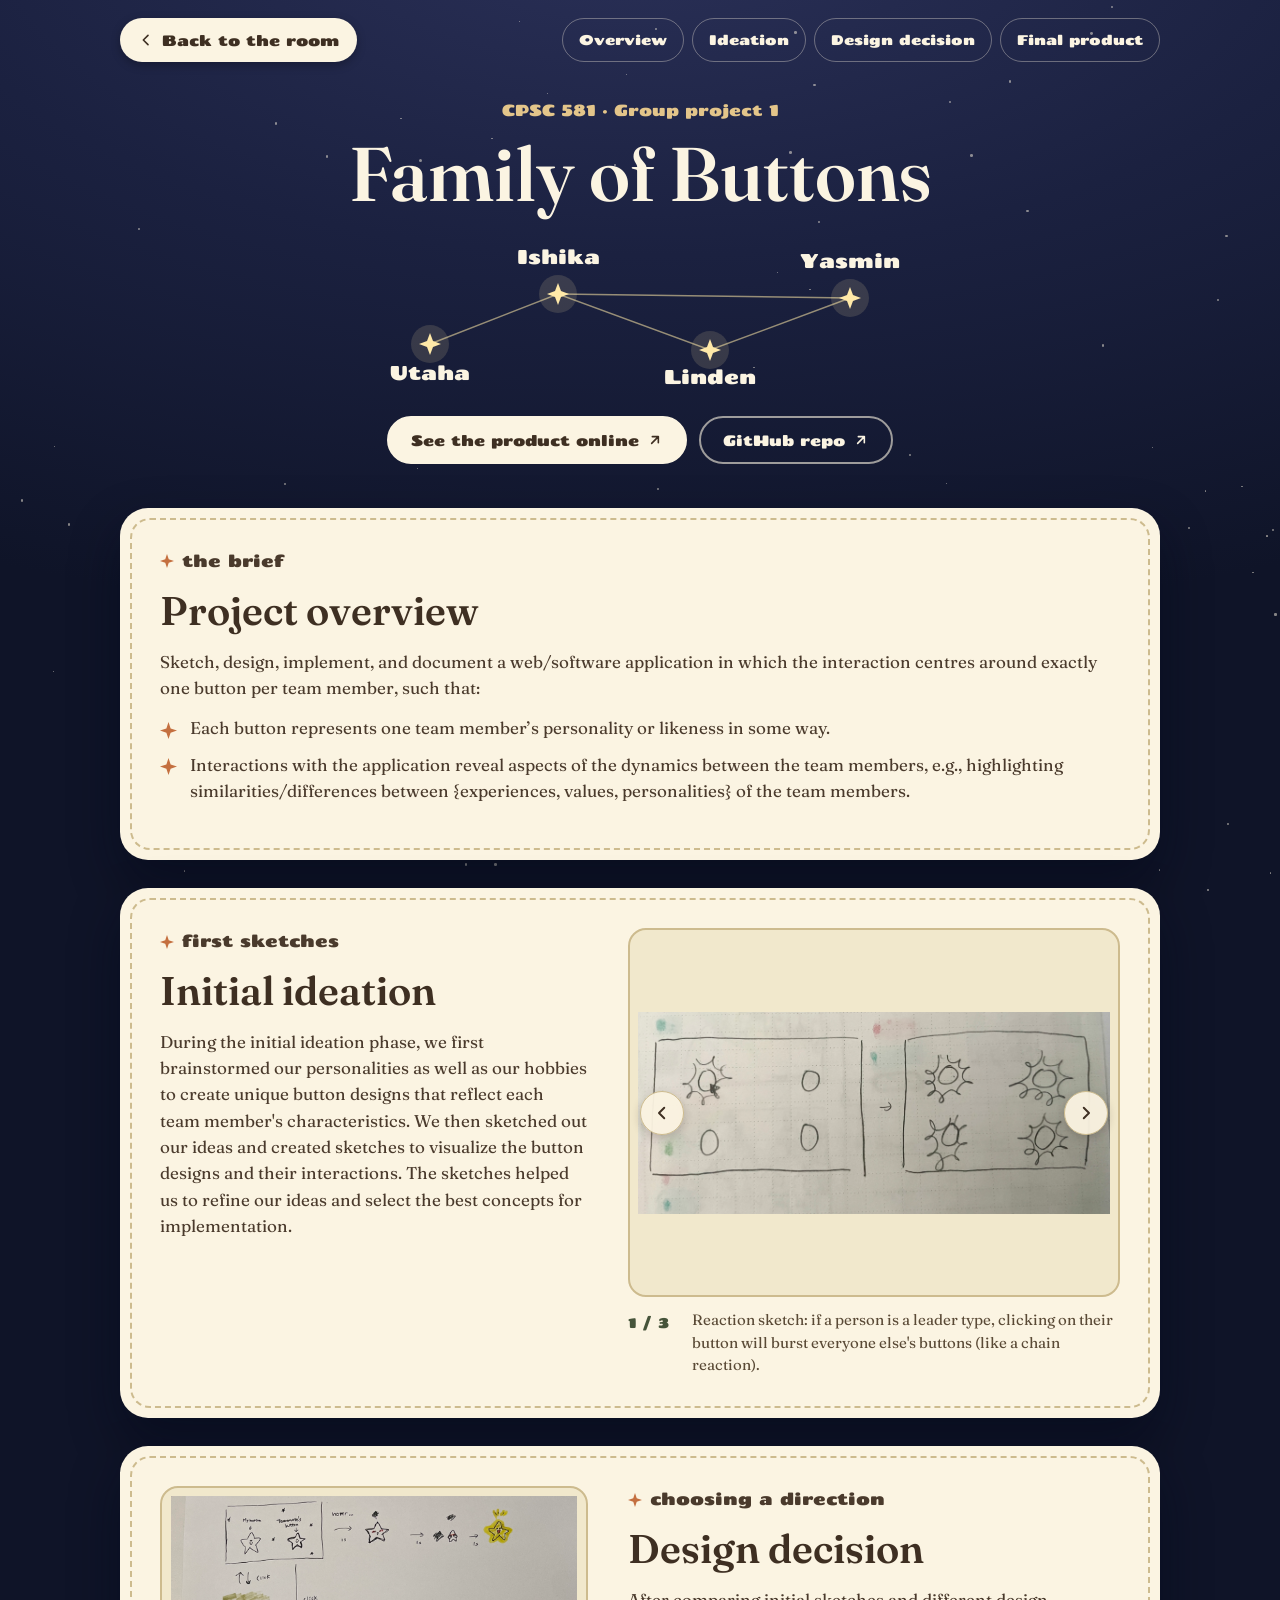
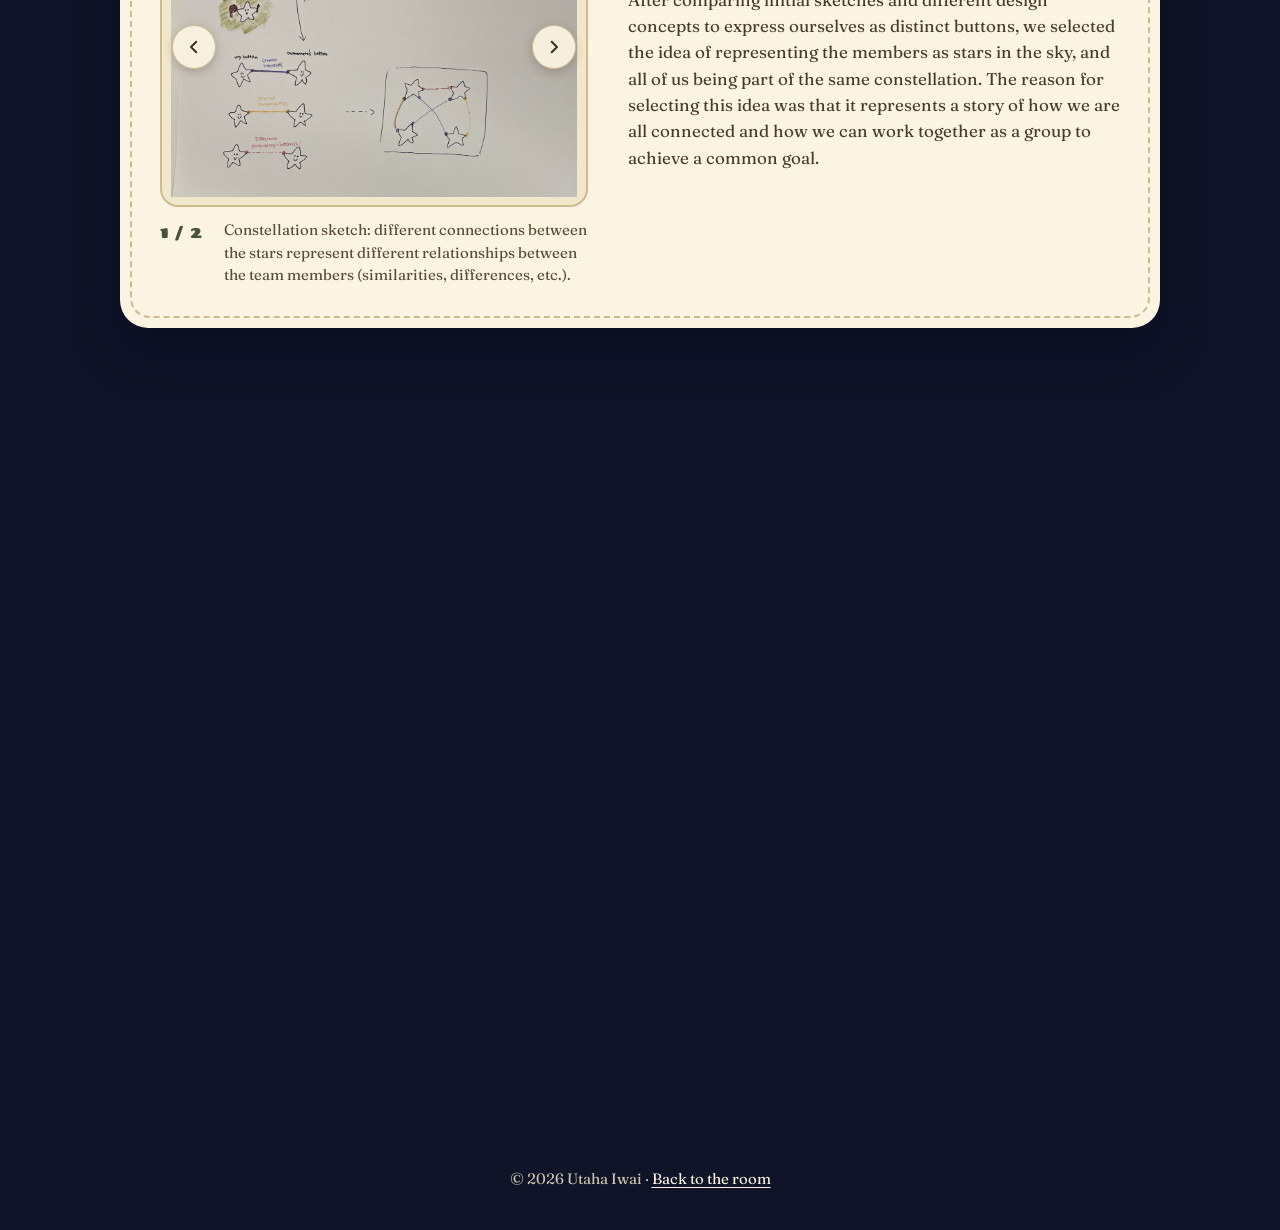
<file: family-of-buttons.html>
<!DOCTYPE html>
<html lang="en">
<head>
  <meta charset="UTF-8">
  <meta name="viewport" content="width=device-width, initial-scale=1">
  <title>Family of Buttons · Utaha Iwai</title>
  <meta name="description" content="Family of Buttons, a CPSC 581 group project: one button per teammate, designed as stars in a shared constellation.">
  <meta name="theme-color" content="#0F1428">
  <link rel="icon" href="data:image/svg+xml,%3Csvg xmlns='http://www.w3.org/2000/svg' viewBox='-12 -12 24 24'%3E%3Cpath d='M0 -12 L3 -3 L12 0 L3 3 L0 12 L-3 3 L-12 0 L-3 -3 Z' fill='%23FFE9A8'/%3E%3C/svg%3E">
  <link rel="preconnect" href="https://fonts.googleapis.com">
  <link rel="preconnect" href="https://fonts.gstatic.com" crossorigin>
  <link rel="stylesheet" href="https://fonts.googleapis.com/css2?family=Fraunces:opsz,wght@9..144,400;9..144,600&family=Chango&display=swap">
  <link rel="stylesheet" href="css/project.css">
  <script>document.documentElement.classList.add('js');</script>
</head>

<!--
  HOW TO MAKE THE NEXT PROJECT PAGE
  1. Duplicate this file (e.g. my-next-project.html).
  2. Change the <title>, description, hero text and the four sections.
  3. Keep css/project.css and js/project.js as they are. They work for any project.
  4. Carousel images: one <figure class="slide"> per image. Put the text that
     appears under the image in data-caption, and write a short alt for the image.
-->

<body>
  <div class="sky" aria-hidden="true"></div>

  <div class="page">
    <a class="skip" href="#main">Skip to content</a>

    <div class="topbar">
      <!-- index.html#code returns to the room with the code projects card already open -->
      <a class="pill" href="index.html#code">
        <svg viewBox="0 0 24 24" fill="none" stroke="currentColor" stroke-width="2.4" stroke-linecap="round" stroke-linejoin="round" aria-hidden="true"><polyline points="15 5 8 12 15 19"/></svg>
        Back to the room
      </a>
      <nav class="jump" aria-label="On this page">
        <a href="#overview">Overview</a>
        <a href="#ideation">Ideation</a>
        <a href="#decision">Design decision</a>
        <a href="#final">Final product</a>
      </nav>
    </div>

    <header class="hero">
      <p class="kicker">CPSC 581 · Group project 1</p>
      <h1>Family of Buttons</h1>
      <!-- <p class="tagline">Four teammates, four stars, one constellation.</p> -->

      <!-- the team, drawn as a constellation -->
      <svg class="constellation" viewBox="0 -20 520 150" role="img" aria-label="Team constellation: Utaha, Ishika, Linden and Yasmin">
        <path class="c-line" pathLength="1" d="M50 84 L178 34 L330 90 L470 38"/>
        <path class="c-line" pathLength="1" style="animation-delay:1.4s" d="M178 34 L470 38"/>

        <g transform="translate(50 84)">
          <circle class="c-halo" r="19"/>
          <path class="c-spark" d="M0 -11 L3 -3 L11 0 L3 3 L0 11 L-3 3 L-11 0 L-3 -3 Z"/>
        </g>
        <g transform="translate(178 34)">
          <circle class="c-halo" r="19"/>
          <path class="c-spark" style="animation-delay:.8s" d="M0 -11 L3 -3 L11 0 L3 3 L0 11 L-3 3 L-11 0 L-3 -3 Z"/>
        </g>
        <g transform="translate(330 90)">
          <circle class="c-halo" r="19"/>
          <path class="c-spark" style="animation-delay:1.6s" d="M0 -11 L3 -3 L11 0 L3 3 L0 11 L-3 3 L-11 0 L-3 -3 Z"/>
        </g>
        <g transform="translate(470 38)">
          <circle class="c-halo" r="19"/>
          <path class="c-spark" style="animation-delay:2.4s" d="M0 -11 L3 -3 L11 0 L3 3 L0 11 L-3 3 L-11 0 L-3 -3 Z"/>
        </g>

        <text class="c-name" x="50" y="120">Utaha</text>
        <text class="c-name" x="178" y="4">Ishika</text>
        <text class="c-name" x="330" y="124">Linden</text>
        <text class="c-name" x="470" y="8">Yasmin</text>
      </svg>

      <div class="cta">
        <a class="btn" href="https://ishikaghosh04.github.io/CPSC581A1/" target="_blank" rel="noopener noreferrer">
          See the product online
          <svg viewBox="0 0 24 24" fill="none" stroke="currentColor" stroke-width="2.4" stroke-linecap="round" stroke-linejoin="round" aria-hidden="true"><path d="M7 17 L17 7 M8 7 H17 V16"/></svg>
          <span class="sr-only">(opens in a new tab)</span>
        </a>
        <a class="btn ghost" href="https://github.com/ishikaghosh04/CPSC581A1" target="_blank" rel="noopener noreferrer">
          GitHub repo
          <svg viewBox="0 0 24 24" fill="none" stroke="currentColor" stroke-width="2.4" stroke-linecap="round" stroke-linejoin="round" aria-hidden="true"><path d="M7 17 L17 7 M8 7 H17 V16"/></svg>
          <span class="sr-only">(opens in a new tab)</span>
        </a>
      </div>
    </header>

    <main id="main">

      <!-- ============ Overview ============ -->
      <section class="sheet reveal" id="overview" aria-labelledby="overview-title">
        <div class="copy">
          <p class="eyebrow">
            <svg class="spark" viewBox="-12 -12 24 24" aria-hidden="true"><path d="M0 -12 L3 -3 L12 0 L3 3 L0 12 L-3 3 L-12 0 L-3 -3 Z" fill="currentColor"/></svg>
            the brief
          </p>
          <h2 id="overview-title">Project overview</h2>
          <p>Sketch, design, implement, and document a web/software application in which the interaction centres around exactly one button per team member, such that:</p>
          <ul class="star-list">
            <li>Each button represents one team member’s personality or likeness in some way.</li>
            <li>Interactions with the application reveal aspects of the dynamics between the team members, e.g., highlighting similarities/differences between {experiences, values, personalities} of the team members.</li>
          </ul>
        </div>
      </section>

      <!-- ============ Initial ideation ============ -->
      <section class="sheet reveal" id="ideation" aria-labelledby="ideation-title">
        <div class="split">
          <div class="copy">
            <p class="eyebrow">
              <svg class="spark" viewBox="-12 -12 24 24" aria-hidden="true"><path d="M0 -12 L3 -3 L12 0 L3 3 L0 12 L-3 3 L-12 0 L-3 -3 Z" fill="currentColor"/></svg>
              first sketches
            </p>
            <h2 id="ideation-title">Initial ideation</h2>
            <p>During the initial ideation phase, we first brainstormed our personalities as well as our hobbies to create unique button designs that reflect each team member's characteristics. We then sketched out our ideas and created sketches to visualize the button designs and their interactions. The sketches helped us to refine our ideas and select the best concepts for implementation.</p>
          </div>

          <div class="carousel" data-carousel role="group" aria-roledescription="carousel" aria-label="Initial sketches">
            <div class="viewport">
              <div class="track">
                <figure class="slide" role="group" aria-roledescription="slide" aria-label="1 of 3"
                  data-caption="Reaction sketch: if a person is a leader type, clicking on their button will burst everyone else's buttons (like a chain reaction).">
                  <button class="zoom" type="button" aria-haspopup="dialog">
                    <img src="assets/family-of-buttons/ideation-gallery/ideation1.jpg" alt="Sketch of the chain-reaction idea, where one button bursts the others">
                  </button>
                </figure>
                <figure class="slide" role="group" aria-roledescription="slide" aria-label="2 of 3"
                  data-caption="Pressing a button causes a character to dress up and act out in a way that represents their personality and hobbies.">
                  <button class="zoom" type="button" aria-haspopup="dialog">
                    <img src="assets/family-of-buttons/ideation-gallery/ideation2.jpg" alt="Sketch of a character dressing up when its button is pressed" loading="lazy">
                  </button>
                </figure>
                <figure class="slide" role="group" aria-roledescription="slide" aria-label="3 of 3"
                  data-caption="RPG game theme: each button represents a character in a game, and clicking on their button will trigger an action that reflects their personality to help the team achieve a common goal.">
                  <button class="zoom" type="button" aria-haspopup="dialog">
                    <img src="assets/family-of-buttons/ideation-gallery/ideation3.jpg" alt="Sketch of the RPG idea, with each button as a game character" loading="lazy">
                  </button>
                </figure>
              </div>
              <button class="arrow prev" type="button" aria-label="Previous image">
                <svg viewBox="0 0 24 24" fill="none" stroke="currentColor" stroke-width="2.6" stroke-linecap="round" stroke-linejoin="round" aria-hidden="true"><polyline points="15 5 8 12 15 19"/></svg>
              </button>
              <button class="arrow next" type="button" aria-label="Next image">
                <svg viewBox="0 0 24 24" fill="none" stroke="currentColor" stroke-width="2.6" stroke-linecap="round" stroke-linejoin="round" aria-hidden="true"><polyline points="9 5 16 12 9 19"/></svg>
              </button>
            </div>
            <div class="meta">
              <span class="count" aria-hidden="true">1 / 3</span>
              <p class="caption">Reaction sketch: if a person is a leader type, clicking on their button will burst everyone else's buttons (like a chain reaction).</p>
            </div>
          </div>
        </div>
      </section>

      <!-- ============ Design decision ============ -->
      <section class="sheet reveal" id="decision" aria-labelledby="decision-title">
        <div class="split flip">
          <div class="copy">
            <p class="eyebrow">
              <svg class="spark" viewBox="-12 -12 24 24" aria-hidden="true"><path d="M0 -12 L3 -3 L12 0 L3 3 L0 12 L-3 3 L-12 0 L-3 -3 Z" fill="currentColor"/></svg>
              choosing a direction
            </p>
            <h2 id="decision-title">Design decision</h2>
            <p>After comparing initial sketches and different design concepts to express ourselves as distinct buttons, we selected the idea of representing the members as stars in the sky, and all of us being part of the same constellation. The reason for selecting this idea was that it represents a story of how we are all connected and how we can work together as a group to achieve a common goal.</p>
          </div>

          <div class="carousel" data-carousel role="group" aria-roledescription="carousel" aria-label="Design decision sketches">
            <div class="viewport">
              <div class="track">
                <figure class="slide" role="group" aria-roledescription="slide" aria-label="1 of 2"
                  data-caption="Constellation sketch: different connections between the stars represent different relationships between the team members (similarities, differences, etc.).">
                  <button class="zoom" type="button" aria-haspopup="dialog">
                    <img src="assets/family-of-buttons/design-decision-gallery/design-decision1.jpg" alt="Sketch of a constellation connecting the team's stars">
                  </button>
                </figure>
                <figure class="slide" role="group" aria-roledescription="slide" aria-label="2 of 2"
                  data-caption="States of my star button: shy and introverted, but gains confidence as the user keeps interacting with it."
                  >
                  <button class="zoom" type="button" aria-haspopup="dialog">
                    <img src="assets/family-of-buttons/design-decision-gallery/design-decision2.jpg" alt="Sketches of a star button changing from shy to confident" loading="lazy">
                  </button>
                </figure>
              </div>
              <button class="arrow prev" type="button" aria-label="Previous image">
                <svg viewBox="0 0 24 24" fill="none" stroke="currentColor" stroke-width="2.6" stroke-linecap="round" stroke-linejoin="round" aria-hidden="true"><polyline points="15 5 8 12 15 19"/></svg>
              </button>
              <button class="arrow next" type="button" aria-label="Next image">
                <svg viewBox="0 0 24 24" fill="none" stroke="currentColor" stroke-width="2.6" stroke-linecap="round" stroke-linejoin="round" aria-hidden="true"><polyline points="9 5 16 12 9 19"/></svg>
              </button>
            </div>
            <div class="meta">
              <span class="count" aria-hidden="true">1 / 2</span>
              <p class="caption">Constellation sketch: different connections between the stars represent different relationships between the team members (similarities, differences, etc.).</p>
            </div>
          </div>
        </div>
      </section>

      <!-- ============ Final product ============ -->
      <section class="sheet reveal" id="final" aria-labelledby="final-title">
        <div class="split">
          <div class="copy">
            <p class="eyebrow">
              <svg class="spark" viewBox="-12 -12 24 24" aria-hidden="true"><path d="M0 -12 L3 -3 L12 0 L3 3 L0 12 L-3 3 L-12 0 L-3 -3 Z" fill="currentColor"/></svg>
              the finished sky
            </p>
            <h2 id="final-title">Final product</h2>
            <p>For the final product, we used Figma to create background designs and digitally drew the interactive elements, including different star states. To showcase our team to its fullest extent, these features were implemented:</p>
            <ul class="star-list">
              <li>Clicking on a star reveals that person's characteristics and hobbies.</li>
              <li>Different reaction times to hovering depending on the personality of the person: extraverts have a faster reaction time.</li>
              <li>Dragging a star close to the sun/moon reveals that person's lifestyle (morning/night person).</li>
              <li>Selecting two or more stars highlights shared hobbies and a descriptive caption about their personality.</li>
            </ul>
            <p>Our stars not only represent our personalities, but also our relationships with each other with respect to the constellation theme.</p>
            <p>
              <a href="https://github.com/ishikaghosh04/CPSC581A1" target="_blank" rel="noopener noreferrer">Visit the GitHub repo<span class="sr-only"> (opens in a new tab)</span></a>
              or
              <a href="https://ishikaghosh04.github.io/CPSC581A1/" target="_blank" rel="noopener noreferrer">see the product online<span class="sr-only"> (opens in a new tab)</span></a>.
            </p>
          </div>

          <div class="carousel" data-carousel role="group" aria-roledescription="carousel" aria-label="Final product screenshots">
            <div class="viewport">
              <div class="track">
                <figure class="slide" role="group" aria-roledescription="slide" aria-label="1 of 6"
                  data-caption="Default screen: stars impersonating each of the members float in the sky.">
                  <button class="zoom" type="button" aria-haspopup="dialog">
                    <img src="assets/family-of-buttons/product-gallery/product1.png" alt="Screenshot of the default sky with a star for each team member">
                  </button>
                </figure>
                <figure class="slide" role="group" aria-roledescription="slide" aria-label="2 of 6"
                  data-caption="Star states: hovering and clicking reveals that person's characteristics and hobbies.">
                  <button class="zoom" type="button" aria-haspopup="dialog">
                    <img src="assets/family-of-buttons/product-gallery/product2.png" alt="Screenshot of a star's hover and click states" loading="lazy">
                  </button>
                </figure>
                <figure class="slide" role="group" aria-roledescription="slide" aria-label="3 of 6"
                  data-caption="Dragging stars: dragging a star close to the sun/moon reveals that person's lifestyle (morning/night person)."
                  >
                  <button class="zoom" type="button" aria-haspopup="dialog">
                    <img src="assets/family-of-buttons/product-gallery/product3.png" alt="Screenshot of a star being dragged toward the sun or moon" loading="lazy">
                  </button>
                </figure>
                <figure class="slide" role="group" aria-roledescription="slide" aria-label="4 of 6"
                  data-caption="Connection (1): selecting two stars highlights shared hobbies and a descriptive caption about their personality.">
                  <button class="zoom" type="button" aria-haspopup="dialog">
                    <img src="assets/family-of-buttons/product-gallery/product4.png" alt="Screenshot of two selected stars with shared hobbies highlighted" loading="lazy">
                  </button>
                </figure>
                <figure class="slide" role="group" aria-roledescription="slide" aria-label="5 of 6"
                  data-caption="Connection (2): selecting more stars highlights their relationships.">
                  <button class="zoom" type="button" aria-haspopup="dialog">
                    <img src="assets/family-of-buttons/product-gallery/product5.png" alt="Screenshot of several selected stars and their relationships" loading="lazy">
                  </button>
                </figure>
                <figure class="slide" role="group" aria-roledescription="slide" aria-label="6 of 6"
                  data-caption="Final view: all stars connected in a network.">
                  <button class="zoom" type="button" aria-haspopup="dialog">
                    <img src="assets/family-of-buttons/product-gallery/product6.png" alt="Screenshot of all the stars connected as one constellation" loading="lazy">
                  </button>
                </figure>
              </div>
              <button class="arrow prev" type="button" aria-label="Previous image">
                <svg viewBox="0 0 24 24" fill="none" stroke="currentColor" stroke-width="2.6" stroke-linecap="round" stroke-linejoin="round" aria-hidden="true"><polyline points="15 5 8 12 15 19"/></svg>
              </button>
              <button class="arrow next" type="button" aria-label="Next image">
                <svg viewBox="0 0 24 24" fill="none" stroke="currentColor" stroke-width="2.6" stroke-linecap="round" stroke-linejoin="round" aria-hidden="true"><polyline points="9 5 16 12 9 19"/></svg>
              </button>
            </div>
            <div class="meta">
              <span class="count" aria-hidden="true">1 / 6</span>
              <p class="caption">Default screen: stars impersonating each of the members float in the sky.</p>
            </div>
          </div>
        </div>
      </section>

    </main>

    <footer class="foot">
      © <span id="year">2026</span> Utaha Iwai ·
      <a href="index.html#code">Back to the room</a>
    </footer>
  </div>

  <!-- enlarged image viewer (opens when a picture is clicked) -->
  <dialog id="lightbox" class="lightbox" aria-label="Enlarged image">
    <div class="lb-inner">
      <img alt="">
      <p class="lb-caption"></p>
      <form method="dialog">
        <button class="lb-close" aria-label="Close enlarged image">×</button>
      </form>
    </div>
  </dialog>

  <script src="js/project.js"></script>
</body>
</html>
</file>
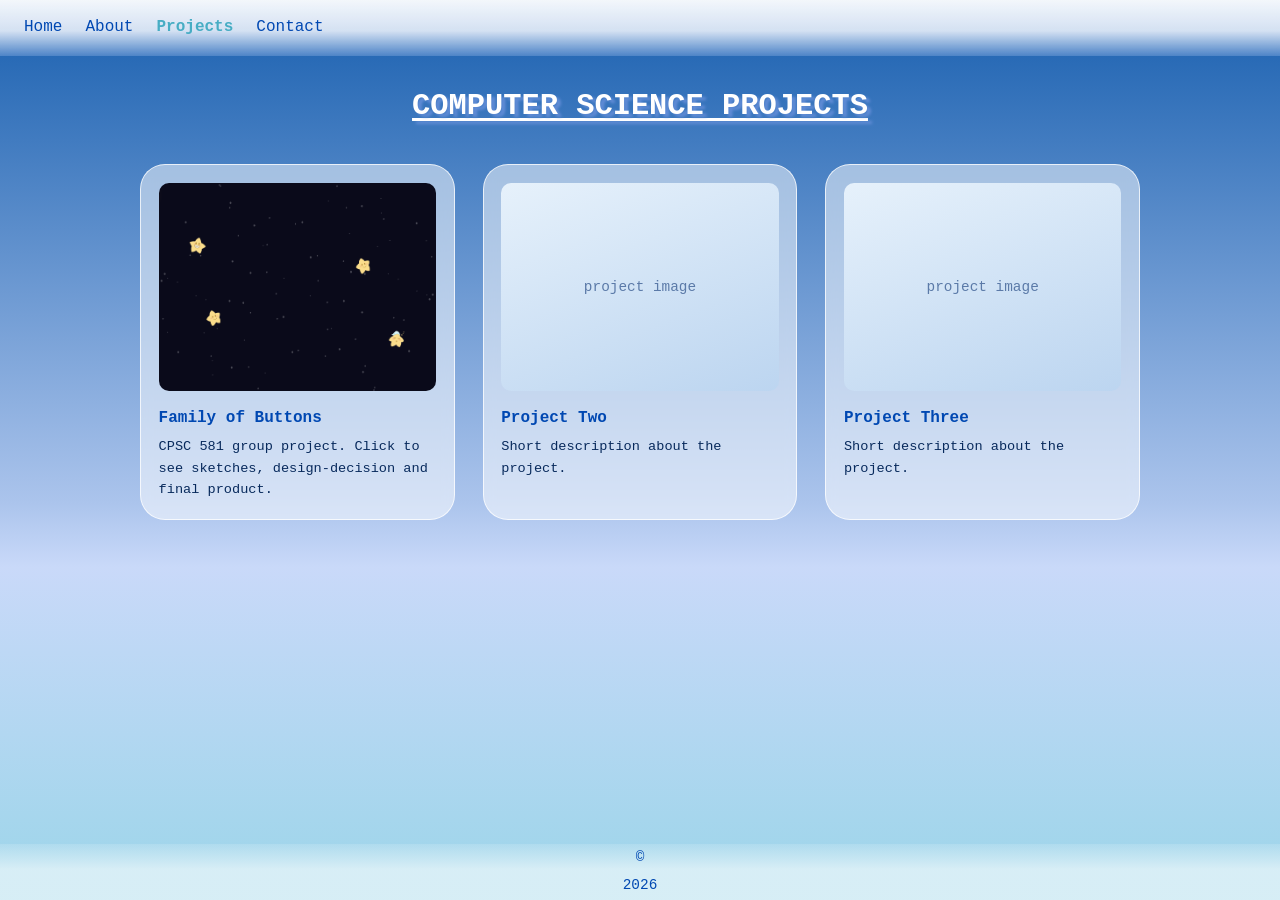
<file: projects.html>
<!DOCTYPE html>
<html lang="en">

<head>
  <meta charset="UTF-8">
  <meta name="viewport" content="width=device-width, initial-scale=1">
  <title>Projects — Utaha</title>
  <meta name="description" content="Computer science and crochet projects by Utaha.">
  <link rel="stylesheet" href="style.css">
</head>

<body>
  <a class="skip-link" href="#main">Skip to content</a>

  <header class="navbar">
    <nav aria-label="Main">
      <ul class="nav-links">
        <li><a href="index.html#home">Home</a></li>
        <li><a href="index.html#about">About</a></li>
        <li><a href="projects.html" aria-current="page">Projects</a></li>
        <li><a href="index.html#contact">Contact</a></li>
      </ul>
    </nav>
  </header>

  <main id="main">
    <section class="project-group" aria-labelledby="cs-title">
      <div class="container">
        <h1 class="sky-heading" id="cs-title">COMPUTER SCIENCE PROJECTS</h1>
        <div class="project-grid">
          <a class="project-card" href="family-of-buttons.html">
            <div class="thumb">
              <img src="assets/family-of-buttons/product-gallery/product1.png" alt="Family of Buttons project thumbnail">
            </div>
            <h3>Family of Buttons</h3>
            <p>CPSC 581 group project. Click to see sketches, design-decision and final product.</p>
          </a>
          <a class="project-card" href="#">
            <div class="thumb">project image</div>
            <h3>Project Two</h3>
            <p>Short description about the project.</p>
          </a>
          <a class="project-card" href="#">
            <div class="thumb">project image</div>
            <h3>Project Three</h3>
            <p>Short description about the project.</p>
          </a>
        </div>
      </div>
    </section>

    <!-- <section class="project-group" aria-labelledby="crochet-title">
      <div class="container">
        <h2 class="sky-heading" id="crochet-title">CROCHET PROJECTS</h2>
        <div class="project-grid">
          <a class="project-card" href="#">
            <div class="thumb">photo</div>
            <h3>Crochet One</h3>
            <p>Yarn, pattern and a short note about how it turned out.</p>
          </a>
          <a class="project-card" href="#">
            <div class="thumb">photo</div>
            <h3>Crochet Two</h3>
            <p>Yarn, pattern and a short note about how it turned out.</p>
          </a>
          <a class="project-card" href="#">
            <div class="thumb">photo</div>
            <h3>Crochet Three</h3>
            <p>Yarn, pattern and a short note about how it turned out.</p>
          </a>
        </div>
      </div>
    </section> -->
  </main>

  <footer class="footer">© <span id="year">2026</span></footer>

  <script src="script.js"></script>
</body>

</html>
</file>
<file: css/project.css>
/* =====================================================================
   project.css: styles for individual project pages.
   Written for Family of Buttons, but nothing in here is specific to it,
   so future project pages can reuse this file as is.
   ===================================================================== */

:root {
  --ink: #3E2F22;
  --ink-soft: #4A3A2C;
  --ink-muted: #5A4A36;
  --moss: #46543A;
  --terra: #C46F3F;
  --terra-dark: #9A4F1F;
  --paper: #FBF4E2;
  --cream: #F1E8CC;
  --line: #CDBB8E;
  --gold: #E3C58A;
  --star: #FFE9A8;
  --sky-1: #2B3159;
  --sky-2: #1B2140;
  --sky-3: #0F1428;
  --font-body: 'Fraunces', Georgia, 'Times New Roman', serif;
  --font-display: 'Chango', 'Arial Rounded MT Bold', system-ui, sans-serif;
}

*, *::before, *::after { box-sizing: border-box; }

html {
  scroll-behavior: smooth;
  -webkit-text-size-adjust: 100%;
}

body {
  margin: 0;
  min-height: 100vh;
  overflow-x: hidden;
  font-family: var(--font-body);
  line-height: 1.55;
  color: var(--paper);
  background: var(--sky-3);
}

/* ---------- Night sky behind everything ---------- */
.sky {
  position: fixed;
  inset: 0;
  z-index: 0;
  pointer-events: none;
  background: radial-gradient(120% 80% at 50% -10%, var(--sky-1) 0%, var(--sky-2) 48%, var(--sky-3) 100%);
}
.sky span {
  position: absolute;
  border-radius: 50%;
  background: var(--paper);
  opacity: .5;
  animation: twinkle ease-in-out infinite;
}
@keyframes twinkle {
  0%, 100% { opacity: .15; transform: scale(.8); }
  50%      { opacity: .95; transform: scale(1.15); }
}

.page { position: relative; z-index: 1; }

/* ---------- Small utilities ---------- */
.sr-only {
  position: absolute; width: 1px; height: 1px; margin: -1px; padding: 0;
  overflow: hidden; clip: rect(0 0 0 0); white-space: nowrap; border: 0;
}
.skip {
  position: absolute; left: 12px; top: -64px; z-index: 50;
  background: var(--paper); color: var(--ink);
  padding: 10px 16px; border-radius: 99px;
  font-family: var(--font-display); font-size: 15px; text-decoration: none;
}
.skip:focus { top: 12px; }

:focus-visible { outline: 3px solid var(--star); outline-offset: 3px; }
.sheet :focus-visible { outline-color: var(--terra); }

.spark { width: 14px; height: 14px; flex: none; }

/* ---------- Top bar ---------- */
.topbar {
  max-width: 1080px;
  margin: 0 auto;
  padding: 18px 20px 0;
  display: flex;
  align-items: center;
  justify-content: space-between;
  gap: 12px 16px;
  flex-wrap: wrap;
}

.pill {
  display: inline-flex;
  align-items: center;
  gap: 8px;
  min-height: 44px;
  padding: 0 18px;
  border-radius: 99px;
  background: var(--paper);
  color: var(--ink);
  font-family: var(--font-display);
  font-size: 15px;
  line-height: 1;
  text-decoration: none;
  box-shadow: 0 3px 10px rgba(0, 0, 0, .28);
  transition: transform .15s ease;
}
.pill:hover { transform: translateY(-2px); }
.pill svg { width: 16px; height: 16px; flex: none; }

.jump { display: flex; gap: 8px; flex-wrap: wrap; }
.jump a {
  display: inline-flex;
  align-items: center;
  min-height: 44px;
  padding: 0 16px;
  border-radius: 99px;
  border: 1.5px solid rgba(251, 244, 226, .35);
  color: var(--paper);
  font-family: var(--font-display);
  font-size: 14px;
  line-height: 1;
  text-decoration: none;
}
.jump a:hover { background: rgba(251, 244, 226, .12); }

/* ---------- Hero ---------- */
.hero {
  max-width: 1080px;
  margin: 0 auto;
  padding: 36px 20px 44px;
  text-align: center;
}
.kicker {
  margin: 0 0 12px;
  font-family: var(--font-display);
  font-size: 16px;
  color: var(--gold);
}
h1 {
  margin: 0;
  font-size: clamp(40px, 8vw, 76px);
  font-weight: 600;
  line-height: 1.02;
  color: var(--paper);
}
.tagline {
  margin: 14px auto 0;
  max-width: 44ch;
  font-size: clamp(17px, 2.4vw, 22px);
  color: #E9DFC4;
}

.constellation {
  display: block;
  width: min(520px, 100%);
  height: auto;
  margin: 28px auto 8px;
  overflow: visible;
}
.c-line {
  fill: none;
  stroke: var(--star);
  stroke-opacity: .55;
  stroke-width: 1.5;
  stroke-linecap: round;
  stroke-dasharray: 1;
  stroke-dashoffset: 1;
  animation: draw 1.8s .3s ease forwards;
}
@keyframes draw { to { stroke-dashoffset: 0; } }

.c-halo { fill: var(--star); opacity: .14; }
.c-spark {
  fill: var(--star);
  transform-box: fill-box;
  transform-origin: center;
  animation: pulse 3.4s ease-in-out infinite;
}
@keyframes pulse {
  0%, 100% { transform: scale(1) rotate(0deg); }
  50%      { transform: scale(1.22) rotate(8deg); }
}
.c-name {
  font-family: var(--font-display);
  font-size: 20px;
  fill: var(--paper);
  text-anchor: middle;
}

.cta {
  display: flex;
  justify-content: center;
  gap: 12px;
  flex-wrap: wrap;
  margin-top: 26px;
}
.btn {
  display: inline-flex;
  align-items: center;
  gap: 8px;
  min-height: 48px;
  padding: 0 22px;
  border-radius: 99px;
  font-family: var(--font-display);
  font-size: 15px;
  line-height: 1;
  text-decoration: none;
  background: var(--paper);
  color: var(--ink);
  border: 2px solid var(--paper);
  transition: transform .15s ease, background .15s ease;
}
.btn:hover { transform: translateY(-2px); }
.btn.ghost { background: transparent; color: var(--paper); border-color: rgba(251, 244, 226, .6); }
.btn.ghost:hover { background: rgba(251, 244, 226, .12); }
.btn svg { width: 16px; height: 16px; flex: none; }

/* ---------- Content sheets ---------- */
main {
  max-width: 1080px;
  margin: 0 auto;
  padding: 0 20px 56px;
  display: flex;
  flex-direction: column;
  gap: 28px;
}

.sheet {
  position: relative;
  padding: 40px;
  border-radius: 28px;
  background: var(--paper);
  color: var(--ink);
  box-shadow: 0 22px 50px rgba(5, 8, 24, .45);
  scroll-margin-top: 24px;
}
.sheet::before {
  content: "";
  position: absolute;
  inset: 10px;
  border: 2px dashed var(--line);
  border-radius: 20px;
  pointer-events: none;
}

.split {
  position: relative;
  display: grid;
  grid-template-columns: minmax(0, 1fr);
  gap: 32px;
  align-items: start;
}
@media (min-width: 900px) {
  .split { grid-template-columns: minmax(0, 1fr) minmax(0, 1.15fr); gap: 40px; }
  .split.flip .copy { order: 2; }
}

.eyebrow {
  display: flex;
  align-items: center;
  gap: 8px;
  margin: 0 0 6px;
  font-family: var(--font-display);
  font-size: 16px;
  color: var(--moss);
}
.eyebrow .spark { color: var(--terra); }

h2 {
  margin: 0 0 16px;
  font-size: clamp(28px, 4vw, 40px);
  font-weight: 600;
  line-height: 1.1;
}

.copy p, .copy li { font-size: 17px; color: var(--ink-soft); }
.copy p { margin: 0 0 14px; }
.copy p:last-child { margin-bottom: 0; }
.copy a { color: var(--terra-dark); text-underline-offset: 3px; }

.star-list {
  list-style: none;
  margin: 0 0 16px;
  padding: 0;
  display: grid;
  gap: 10px;
}
.star-list li { position: relative; padding-left: 30px; }
.star-list li::before {
  content: "";
  position: absolute;
  left: 0;
  top: .38em;
  width: 17px;
  height: 17px;
  background: url("data:image/svg+xml,%3Csvg xmlns='http://www.w3.org/2000/svg' viewBox='-12 -12 24 24'%3E%3Cpath d='M0 -12 L3 -3 L12 0 L3 3 L0 12 L-3 3 L-12 0 L-3 -3 Z' fill='%23C46F3F'/%3E%3C/svg%3E") center / contain no-repeat;
}

/* ---------- Carousel ---------- */
.carousel { position: relative; min-width: 0; }

.viewport {
  position: relative;
  overflow: hidden;
  aspect-ratio: 4 / 3;
  border-radius: 18px;
  border: 2px solid var(--line);
  background: var(--cream);
  touch-action: pan-y;
}
.track {
  display: flex;
  height: 100%;
  transition: transform .45s cubic-bezier(.4, .1, .2, 1);
}
.slide {
  position: relative;
  flex: 0 0 100%;
  height: 100%;
  margin: 0;
}

.zoom {
  display: block;
  width: 100%;
  height: 100%;
  margin: 0;
  padding: 8px;
  border: 0;
  background: transparent;
  cursor: zoom-in;
}
.zoom:focus-visible { outline-offset: -4px; }
.zoom img {
  display: block;
  width: 100%;
  height: 100%;
  object-fit: contain;
}

/* shown when an image file can't be found */
.slide.is-missing .zoom img { visibility: hidden; }
.slide.is-missing::after {
  content: attr(data-missing);
  position: absolute;
  inset: 0;
  display: grid;
  place-items: center;
  padding: 28px;
  text-align: center;
  font-family: var(--font-display);
  font-size: 15px;
  line-height: 1.4;
  color: var(--ink-muted);
  pointer-events: none;
}

.arrow {
  position: absolute;
  top: 50%;
  z-index: 2;
  width: 44px;
  height: 44px;
  margin-top: -22px;
  padding: 0;
  display: grid;
  place-items: center;
  border-radius: 50%;
  border: 1.5px solid var(--line);
  background: rgba(251, 244, 226, .94);
  color: var(--ink);
  cursor: pointer;
  box-shadow: 0 3px 10px rgba(40, 28, 16, .22);
  transition: transform .15s ease;
}
.arrow:hover { transform: scale(1.08); }
.arrow svg { width: 18px; height: 18px; }
.arrow.prev { left: 10px; }
.arrow.next { right: 10px; }

.meta {
  display: flex;
  align-items: flex-start;
  gap: 14px;
  margin-top: 12px;
}
.count {
  flex: none;
  min-width: 3.6em;
  padding-top: 3px;
  font-family: var(--font-display);
  font-size: 14px;
  color: var(--moss);
}
.caption {
  margin: 0;
  min-height: 4.6em;
  font-size: 15px;
  line-height: 1.5;
  color: var(--ink-muted);
}

/* ---------- Lightbox ---------- */
.lightbox {
  max-width: min(96vw, 1200px);
  max-height: 96vh;
  padding: 0;
  border: 0;
  overflow: visible;
  background: transparent;
  color: var(--paper);
}
.lightbox::backdrop { background: rgba(10, 12, 28, .88); }
.lb-inner {
  position: relative;
  display: flex;
  flex-direction: column;
  align-items: center;
  gap: 12px;
}
.lightbox img {
  display: block;
  max-width: min(96vw, 1200px);
  max-height: 78vh;
  object-fit: contain;
  border-radius: 14px;
  background: var(--cream);
}
.lb-caption {
  margin: 0;
  max-width: 70ch;
  text-align: center;
  font-size: 16px;
}
.lb-close {
  position: absolute;
  top: 10px;
  right: 10px;
  width: 44px;
  height: 44px;
  padding: 0;
  border: 0;
  border-radius: 50%;
  background: rgba(251, 244, 226, .94);
  color: var(--ink);
  font-size: 26px;
  line-height: 1;
  cursor: pointer;
}

/* ---------- Footer ---------- */
.foot {
  max-width: 1080px;
  margin: 0 auto;
  padding: 0 20px 40px;
  text-align: center;
  font-size: 15px;
  color: #CFC6AE;
}
.foot a { color: var(--paper); text-underline-offset: 3px; }

/* ---------- Scroll reveal (only when JS is running) ---------- */
.js .reveal {
  opacity: 0;
  transform: translateY(18px);
  transition: opacity .6s ease, transform .6s ease;
}
.js .reveal.in { opacity: 1; transform: none; }

/* ---------- Small screens ---------- */
@media (max-width: 899px) {
  .jump { display: none; }
}
@media (max-width: 600px) {
  .sheet { padding: 28px 22px; border-radius: 22px; }
  .sheet::before { inset: 8px; border-radius: 16px; }
  .copy p, .copy li { font-size: 16px; }
}

/* ---------- Reduced motion ---------- */
@media (prefers-reduced-motion: reduce) {
  html { scroll-behavior: auto; }
  .sky span, .c-spark { animation: none; }
  .c-line { animation: none; stroke-dashoffset: 0; }
  .track, .pill, .btn, .arrow { transition: none; }
  .js .reveal { opacity: 1; transform: none; transition: none; }
}
</file>
<file: style.css>
/* =========================================================
   Sky theme — inspired by the Figma "Portfolio" design.
   Font: Iosevka Charon Mono if installed, else any monospace.
   ========================================================= */

:root {
  --sky-top: #185faf;
  --sky-mid: #abc4ec;
  --sky-light: #c9d9f9;
  --sky-bottom: #9bd5e9;
  --ink: #0048b2;
  --ink-deep: #082a5c;
  --accent: #47adc4;
  --cloud: #f2f2f2;
  --btn: #e1f2f8;
  --btn-text: #427cc1;
  --shadow-a: #628dd7;
  --shadow-b: #65aadb;
  --font: "Iosevka Charon Mono", "Iosevka", ui-monospace, SFMono-Regular, Menlo, Consolas, "Liberation Mono", monospace;
  --nav-h: 56px;
  --max: 1000px;
}

*,
*::before,
*::after {
  box-sizing: border-box;
}

html {
  min-height: 100%;
  scroll-behavior: smooth;
  scroll-padding-top: var(--nav-h);
  background: linear-gradient(0deg, var(--sky-bottom) 0%, var(--sky-light) 37%, var(--sky-mid) 44.2%, var(--sky-top) 100%) no-repeat;
}

body {
  margin: 0;
  min-height: 100vh;
  display: flex;
  flex-direction: column;
  font-family: var(--font);
  font-size: 1rem;
  line-height: 1.6;
  color: var(--ink-deep);
  overflow-x: hidden;
  -webkit-font-smoothing: antialiased;
}

main {
  flex: 1;
  padding-top: var(--nav-h);
}

a {
  color: var(--ink);
}

p {
  text-align: left;
  margin: 0 0 1em;
  font-size: clamp(0.95rem, 0.3vw, 1rem);
}

.sr-only {
  position: absolute;
  width: 1px;
  height: 1px;
  margin: -1px;
  padding: 0;
  overflow: hidden;
  clip: rect(0 0 0 0);
  white-space: nowrap;
  border: 0;
}

:focus-visible {
  outline: 3px solid var(--accent);
  outline-offset: 3px;
  border-radius: 6px;
}

.skip-link {
  position: absolute;
  left: -999px;
  top: 0;
  z-index: 100;
  background: #fff;
  color: var(--ink);
  padding: 0.5rem 1rem;
}

.skip-link:focus {
  left: 0;
}

.container {
  width: min(100% - 2.5rem, var(--max));
  margin-inline: auto;
}

/* ===== Navbar (frosted sky strip) ===== */
.navbar {
  position: fixed;
  inset: 0 0 auto 0;
  z-index: 50;
  height: var(--nav-h);
  display: flex;
  align-items: center;
  background: linear-gradient(180deg, rgba(255, 255, 255, 0.95) 0%, rgba(228, 236, 248, 0.92) 55%, rgba(110, 155, 215, 0.55) 100%);
  backdrop-filter: blur(8px);
  -webkit-backdrop-filter: blur(8px);
}

.nav-links {
  display: flex;
  align-items: center;
  gap: clamp(0.9rem, 1.8vw, 1.6rem);
  list-style: none;
  margin: 0;
  padding: 0 clamp(0.9rem, 2vw, 1.5rem);
}

.nav-links a {
  color: var(--ink);
  font-size: clamp(0.85rem, 1.5vw, 1rem);
  text-decoration: none;
}

.nav-links a:hover {
  text-decoration: underline;
  text-underline-offset: 5px;
}

.nav-links a[aria-current] {
  color: var(--accent);
  font-weight: 700;
}

/* ===== Headings: white, underlined, sky-blue drop shadow ===== */
.sky-heading {
  margin: 0;
  color: #fff;
  font-size: clamp(1.35rem, 2.8vw, 1.9rem);
  font-weight: 700;
  line-height: 1.2;
  text-decoration: underline;
  text-underline-offset: 0.12em;
  text-shadow: 4px 3px 3px var(--shadow-a);
}

.sky-subheading {
  margin: 0 0 1rem;
  color: #fff;
  font-size: clamp(1.05rem, 1.8vw, 1.25rem);
  font-weight: 700;
  text-decoration: underline;
  text-underline-offset: 0.12em;
  text-shadow: 3px 2px 2px var(--shadow-a);
}

@media (max-width: 600px) {
  .sky-heading {
    text-shadow: 3px 2px 2px var(--shadow-a);
  }
}

/* Frosted panel keeps body text readable anywhere on the gradient */
.panel {
  font-size: clamp(0.95rem, 1.3vw, 1.05rem);
  text-align: left;
  background: rgba(255, 255, 255, 0.58);
  backdrop-filter: blur(6px);
  -webkit-backdrop-filter: blur(6px);
  border: 1px solid rgba(255, 255, 255, 0.7);
  border-radius: 20px;
  padding: clamp(1.1rem, 2.5vw, 2rem);
  color: var(--ink-deep);
}

.panel p:last-child {
  margin-bottom: 0;
}

/* ===== Hero: cloud, flight line, airplane ===== */
.hero {
  overflow: hidden;
  padding: clamp(3rem, 6vw, 6rem) 0 clamp(3rem, 6vw, 6rem);
}

.sky-scene {
  position: relative;
  width: min(88vw, 580px);
  aspect-ratio: 760 / 520;
  margin-inline: auto;
}

.flight-line {
  position: absolute;
  left: 50%;
  top: 54.5%;
  width: 110%;
  height: 3px;
  border-radius: 2px;
  background: #fff;
  transform: translate(-50%, -50%) rotate(-26.38deg);
}

.cloud {
  position: absolute;
  left: 9.5%;
  top: 30%;
  width: 86%;
  aspect-ratio: 651 / 384;
  animation: drift 9s ease-in-out infinite;
}

.cloud .puff {
  position: absolute;
  aspect-ratio: 1;
  border-radius: 50%;
  background: var(--cloud);
}

.puff.p1 {
  left: 0;
  top: 38.9%;
  width: 30.5%;
}

.puff.p2 {
  left: 15.3%;
  top: 16.1%;
  width: 30.5%;
}

.puff.p3 {
  left: 34.5%;
  top: 0;
  width: 53.5%;
}

.puff.p4 {
  left: 71.4%;
  top: 42.1%;
  width: 28.6%;
}

.puff.p5 {
  left: 23.3%;
  top: 48.3%;
  width: 30.5%;
}

.portrait {
  position: absolute;
  left: 30%;
  top: 20%;
  width: 40%;
  aspect-ratio: 1;
  /* border-radius: 50%; */
  overflow: hidden;
  /* background: radial-gradient(circle at 50% 38%, #d9ebf7 0 22%, transparent 23%),
    radial-gradient(ellipse at 50% 100%, #bcd9ee 0 48%, transparent 49%),
    #e8f2fa; */
}

.portrait img {
  width: 100%;
  object-position: 100% 0%;
  height: 90%;
  object-fit: cover;
}

.plane {
  position: absolute;
  left: 96.9%;
  top: 20.3%;
  width: 9.7%;
  height: auto;
  transform: translate(-50%, -50%) rotate(63.6deg);
  fill: #fff;
}

.arc-title {
  position: absolute;
  left: 14%;
  top: 0;
  width: 72%;
  overflow: visible;
  filter: drop-shadow(4px 4px 0 #1a5fd0);
}

.arc-title text {
  font-family: var(--font);
  font-size: 54px;
  font-weight: 700;
  fill: #fff;
}

@keyframes drift {
  50% {
    transform: translateY(-9px);
  }
}

/* ===== Sections on the home page ===== */
.section {
  padding: clamp(4rem, 10vw, 7rem) 0;
}

.split {
  display: grid;
  grid-template-columns: minmax(180px, 1fr) minmax(0, 1.6fr);
  gap: clamp(1.5rem, 5vw, 4rem);
  align-items: center;
}

@media (max-width: 760px) {
  .split {
    grid-template-columns: 2fr;
  }

  .split>.sky-heading {
    text-align: center;
  }
}

.about-text {
  font-size: 1rem;
}

.btn-row {
  display: flex;
  flex-wrap: wrap;
  gap: 0.75rem;
  margin-top: 1.25rem;
}

.btn {
  display: inline-block;
  cursor: pointer;
  background: var(--btn);
  color: var(--btn-text);
  border: 0;
  border-radius: 20px;
  min-width: 130px;
  padding: 0.6rem 1.3rem;
  font: 700 clamp(0.95rem, 1.4vw, 1.1rem)/1.2 var(--font);
  text-align: center;
  text-decoration: none;
  transition: transform 0.15s, box-shadow 0.15s;
}

.btn:hover {
  transform: translateY(-2px);
  box-shadow: 0 6px 16px rgba(24, 95, 175, 0.25);
}

/* ===== Contact form ===== */
.contact .sky-heading {
  text-shadow: 4px 3px 3px var(--shadow-b);
}

.contact-info {
  padding: 1.5rem 0;
  display: grid;
  gap: 0.5rem;
  margin-bottom: 1.5rem;
}

.form {
  display: grid;
  grid-template-columns: minmax(130px, 0.7fr) minmax(0, 1.3fr);
  gap: 0.9rem 1.25rem;
  align-items: start;
  max-width: 600px;
}

.form label {
  color: #fff;
  font-weight: 700;
  font-size: clamp(0.9rem, 1.4vw, 1.1rem);
  text-align: right;
  line-height: 42px;
  text-shadow: 3px 2px 2px var(--shadow-b);
}

.form input,
.form textarea {
  width: 100%;
  font: 0.95rem var(--font);
  color: var(--ink-deep);
  background: #fff;
  border: 2px solid transparent;
  border-radius: 10px;
  padding: 0 0.9rem;
  height: 42px;
}

.form textarea {
  height: 170px;
  padding: 0.7rem 0.9rem;
  resize: vertical;
}

.form input:focus,
.form textarea:focus {
  outline: none;
  border-color: var(--accent);
}

.form .actions {
  grid-column: 2;
  display: flex;
  justify-content: center;
}

.form-status {
  grid-column: 2;
  min-height: 1.5em;
  margin: 0;
  text-align: center;
  color: #fff;
  font-weight: 700;
  text-shadow: 2px 2px 3px var(--shadow-a);
}

.form-status.error {
  color: #fff3f0;
  background: rgba(176, 40, 30, 0.75);
  border-radius: 8px;
  padding: 0.3rem 0.6rem;
  text-shadow: none;
}

@media (max-width: 600px) {
  .form {
    grid-template-columns: 1fr;
    gap: 0.4rem;
  }

  .form label {
    text-align: left;
    line-height: 1.3;
    margin-top: 0.8rem;
  }

  .form .actions,
  .form-status {
    grid-column: 1;
  }
}

/* ===== Projects pages ===== */
.page-title {
  text-align: center;
  padding: clamp(2rem, 5vw, 3.5rem) 0 1.5rem;
}

.page-title .sky-heading {
  max-width: 22ch;
  margin-inline: auto;
}

.page-title .sky-heading.wide {
  max-width: 34ch;
}

.project-group {
  padding: 2rem 0 4rem;
}

.project-group>.container>.sky-heading {
  text-align: center;
  margin-bottom: 2.5rem;
}

.project-grid {
  display: grid;
  gap: 1.75rem;
  grid-template-columns: repeat(auto-fill, minmax(230px, 1fr));
}

.project-card {
  display: flex;
  flex-direction: column;
  text-decoration: none;
  color: var(--ink-deep);
  background: rgba(255, 255, 255, 0.5);
  border: 1px solid rgba(255, 255, 255, 0.75);
  border-radius: 25px;
  padding: 1.1rem;
  backdrop-filter: blur(6px);
  -webkit-backdrop-filter: blur(6px);
  transition: transform 0.2s, box-shadow 0.2s, background 0.2s;
}

.project-card:hover {
  transform: translateY(-4px);
  background: rgba(255, 255, 255, 0.7);
  box-shadow: 0 10px 24px rgba(24, 95, 175, 0.25);
}

.project-card .thumb {
  aspect-ratio: 4 / 3;
  border-radius: 10px;
  margin-bottom: 0.9rem;
  display: grid;
  place-items: center;
  color: #5b7aa8;
  overflow: hidden;
  font-size: 0.9rem;
  background: linear-gradient(160deg, #e6f1fb, #bcd5f0);
}

.project-card .thumb img {
  display: block;
  width: 100%;
  height: 100%;
  object-fit: cover;
}

.project-card h3 {
  margin: 0 0 0.3rem;
  font-size: 1rem;
  color: var(--ink);
}

.project-card p {
  margin: 0;
  font-size: 0.85rem;
}



/* ===== Project detail ===== */
.detail-block {
  padding: 5rem 0;
}

.detail-grid {
  display: grid;
  gap: clamp(2rem, 5vw, 5rem);
  grid-template-columns: minmax(0, 1fr) minmax(0, 1.5fr);
  align-items: center;
}

@media (max-width: 1000px) {
  .detail-grid {
    grid-template-columns: 1fr;
  }
}

.carousel {
  display: grid;
  grid-template-columns: auto minmax(0, 1fr) auto;
  align-items: center;
  gap: 0.5rem 0.75rem;
}

.carousel .viewport {
  min-width: 0;
  max-width: 520px;
  width: 100%;
  margin-inline: auto;
}

.carousel .slide {
  display: none;
  margin: 0;
}

.carousel .slide.active {
  display: block;
}

/* If JavaScript fails to load, still show the first picture */
.carousel:not(.js) .slide:first-child {
  display: block;
}

/* Pictures keep their own proportions; very tall ones are capped so they stay on screen */
.carousel .slide img {
  display: block;
  width: 100%;
  height: auto;
  max-height: 70vh;
  object-fit: contain;
  margin-inline: auto;
}

.carousel .ph {
  aspect-ratio: 508 / 417;
  display: grid;
  place-items: center;
  background: #d9d9d9;
  color: #5d6a7e;
  font-size: 0.95rem;
}

.carousel .arrow {
  background: none;
  border: 0;
  cursor: pointer;
  padding: 0.5rem;
  line-height: 0;
}

.carousel .arrow svg {
  width: 20px;
  height: 30px;
  stroke: #3b5278;
  fill: none;
  stroke-width: 2;
}

.carousel .arrow:hover svg {
  stroke: var(--ink);
}

.carousel .arrow:disabled {
  opacity: 0.3;
  cursor: default;
}

.carousel .caption {
  grid-column: 2;
  margin: 0.4rem 0 0;
  text-align: center;
  color: #fff;
  font-weight: 700;
  font-size: 0.95rem;
  text-shadow: 2px 2px 3px var(--shadow-a);
}

/* ===== Full-screen picture viewer ===== */
.carousel .slide img.zoomable {
  cursor: zoom-in;
}

.lightbox {
  width: 100vw;
  height: 100vh;
  max-width: none;
  max-height: none;
  margin: 0;
  padding: 1.5rem;
  border: 0;
  background: rgba(5, 20, 45, 0.9);
  color: #fff;
}

.lightbox[open] {
  display: flex;
  flex-direction: column;
  align-items: center;
  justify-content: center;
  gap: 0.75rem;
}

.lightbox::backdrop {
  background: transparent;
}

.lightbox img {
  display: block;
  max-width: 100%;
  max-height: calc(100vh - 7rem);
  object-fit: contain;
  border-radius: 8px;
}

.lightbox-caption {
  margin: 0;
  min-height: 1.2em;
  font-weight: 700;
  text-align: center;
}

.lightbox-close {
  position: absolute;
  top: 0.75rem;
  right: 1rem;
  background: none;
  border: 0;
  color: #fff;
  cursor: pointer;
  font-size: 2.5rem;
  line-height: 1;
  padding: 0.25rem 0.6rem;
}

.lightbox-close:hover {
  color: var(--sky-bottom);
}

body:has(dialog[open]) {
  overflow: hidden;
}

/* ===== Full-screen picture viewer ===== */
.carousel .slide img.zoomable {
  cursor: zoom-in;
}

.lightbox {
  width: 100vw;
  height: 100vh;
  max-width: none;
  max-height: none;
  margin: 0;
  padding: 1.5rem;
  border: 0;
  background: rgba(5, 20, 45, 0.9);
  color: #fff;
}

.lightbox[open] {
  display: flex;
  flex-direction: column;
  align-items: center;
  justify-content: center;
  gap: 0.75rem;
}

.lightbox::backdrop {
  background: transparent;
}

.lightbox img {
  display: block;
  max-width: 100%;
  max-height: calc(100vh - 7rem);
  object-fit: contain;
  border-radius: 8px;
}

.lightbox-caption {
  margin: 0;
  min-height: 1.2em;
  font-weight: 700;
  text-align: center;
}

.lightbox-close {
  position: absolute;
  top: 0.75rem;
  right: 1rem;
  background: none;
  border: 0;
  color: #fff;
  cursor: pointer;
  font-size: 2.5rem;
  line-height: 1;
  padding: 0.25rem 0.6rem;
}

.lightbox-close:hover {
  color: var(--sky-bottom);
}

body:has(dialog[open]) {
  overflow: hidden;
}

/* ===== Footer ===== */
.footer {
  height: 56px;
  display: grid;
  place-items: center;
  background: linear-gradient(180deg, rgba(225, 242, 248, 0.2), rgba(225, 242, 248, 0.85) 45%);
  color: var(--ink);
  font-weight: 300;
  font-size: 0.9rem;
}

/* ===== Scroll reveal ===== */
.reveal {
  opacity: 0;
  transform: translateY(14px);
  transition: opacity 0.6s ease, transform 0.6s ease;
}

.reveal.visible {
  opacity: 1;
  transform: none;
}

@media (prefers-reduced-motion: reduce) {
  html {
    scroll-behavior: auto;
  }

  .cloud {
    animation: none;
  }

  .reveal {
    opacity: 1;
    transform: none;
    transition: none;
  }

  * {
    transition: none !important;
  }
}
</file>
